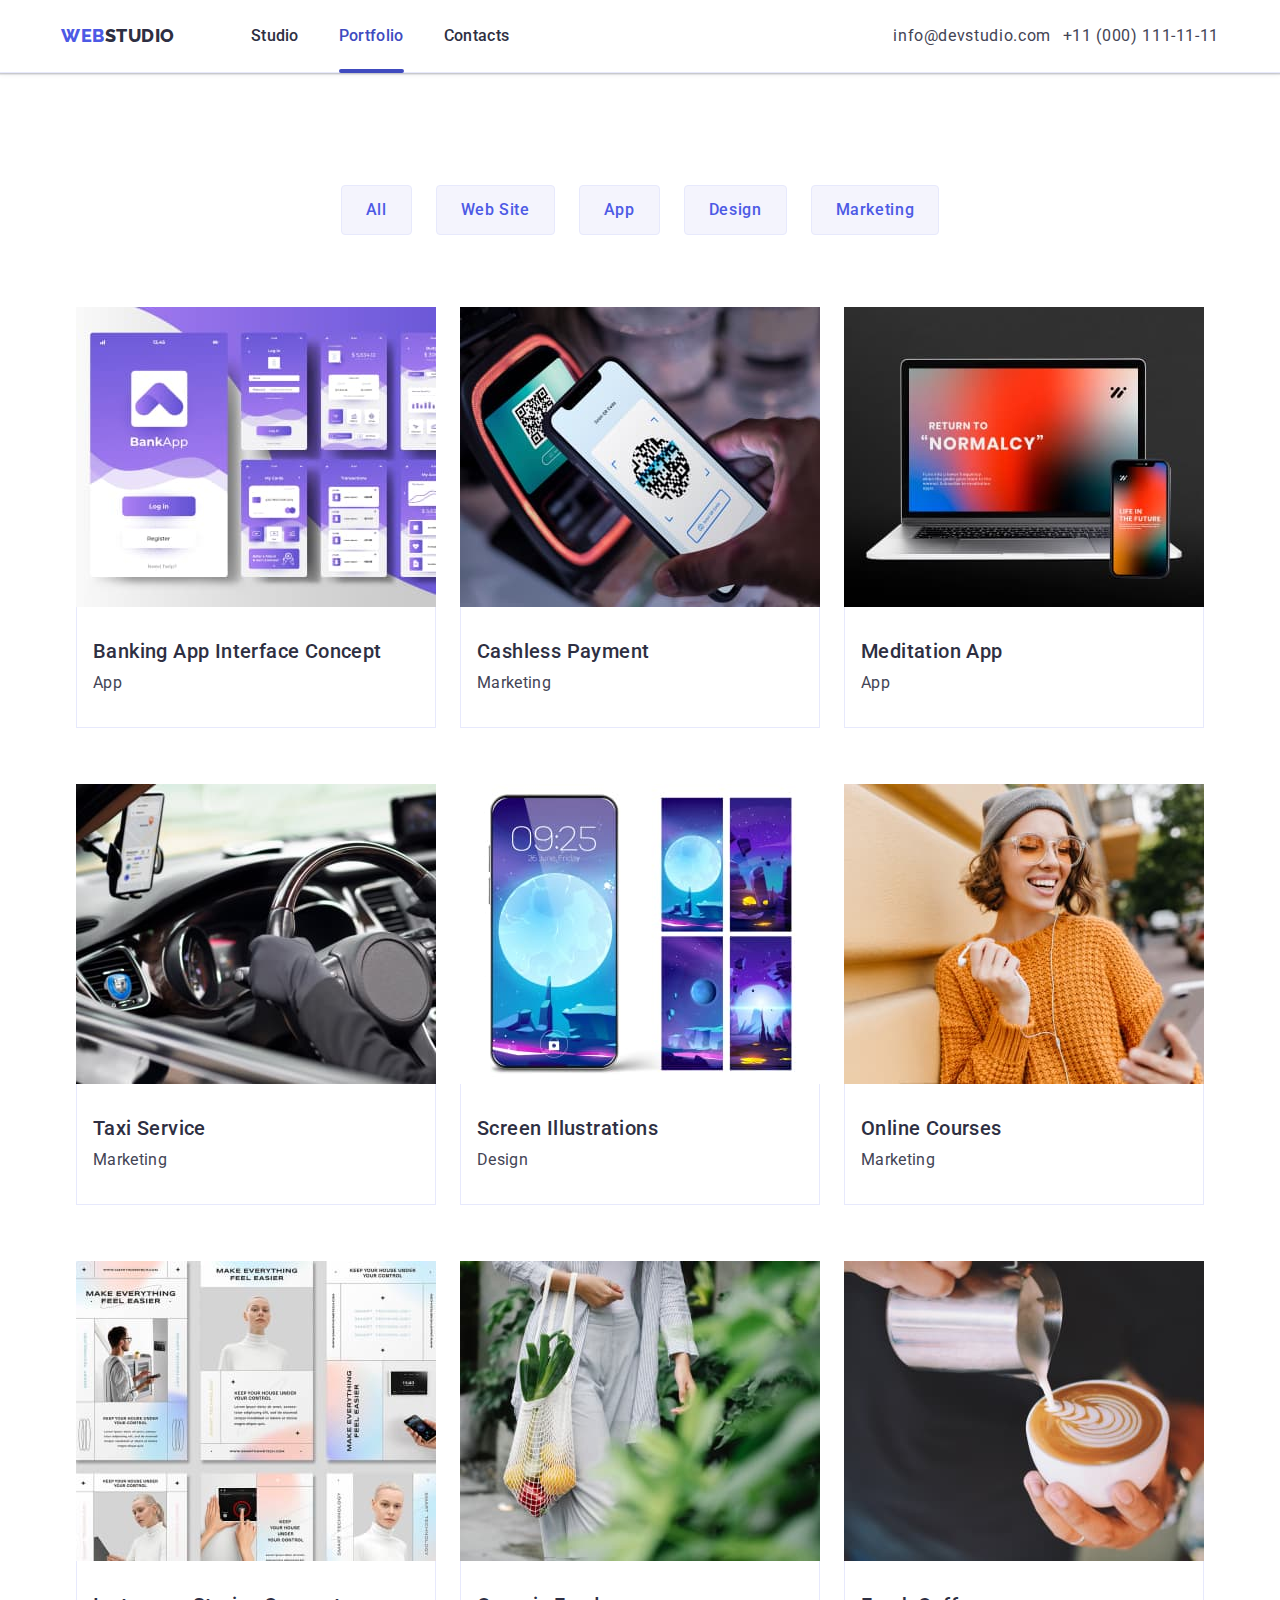
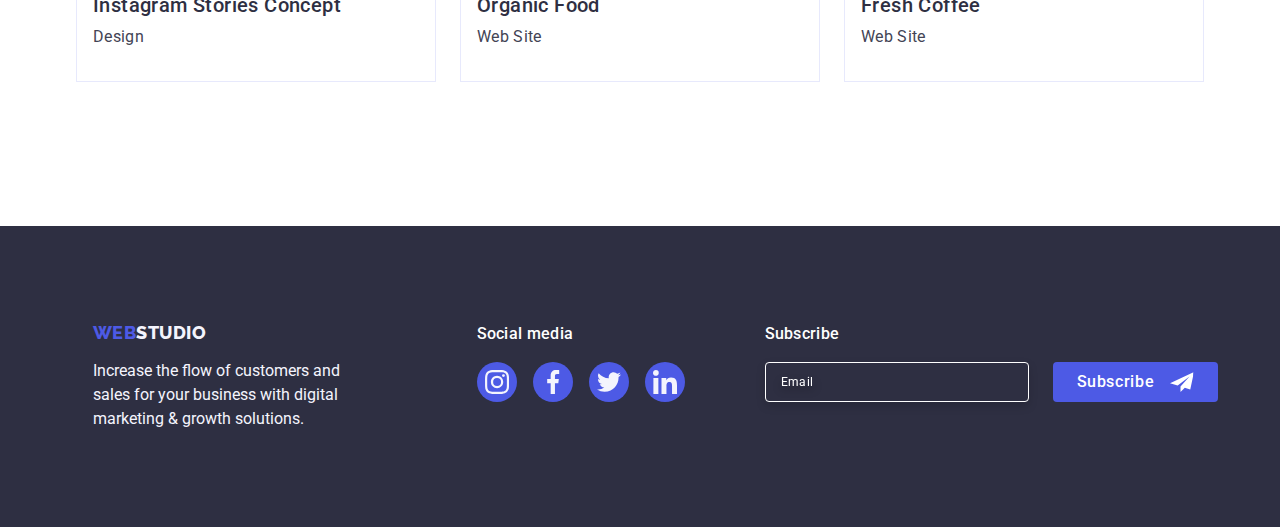
<file: portfolio.html>
<!DOCTYPE html>
<html lang="en">
  <head>
    <meta charset="UTF-8" />
    <meta http-equiv="X-UA-Compatible" content="IE=edge" />
    <meta name="viewport" content="width=device-width, initial-scale=1.0" />
    <title>Portfolio</title>
    <link rel="stylesheet" href="https://cdnjs.cloudflare.com/ajax/libs/modern-normalize/1.0.0/modern-normalize.min.css" />
    <link rel="stylesheet" href="./css/styles.css" type="text/css" />
    <link rel="preconnect" href="https://fonts.googleapis.com" />
    <link rel="preconnect" href="https://fonts.gstatic.com" crossorigin />
    <link href="https://fonts.googleapis.com/css2?family=Roboto:wght@400;500;700;900&display=swap" rel="stylesheet" />
    <link rel="preconnect" href="https://fonts.googleapis.com" />
    <link rel="preconnect" href="https://fonts.gstatic.com" crossorigin />
    <link href="https://fonts.googleapis.com/css2?family=Raleway:wght@800&family=Roboto:wght@400;500;700;900&display=swap" rel="stylesheet" />
  </head>
  <body>
    <header class="header">
      <!-- Navigation -->
      <div class="container">
        <a class="logo link" href="index.html">Web<span class="logo-studio">Studio</span></a>
        <nav class="nav">
          <ul class="list">
            <li class="nav-item">
              <a class="link " href="./index.html">Studio</a>
            </li>
            <li class="nav-item">
              <a class="link active" href="./portfolio.html">Portfolio</a>
            </li>
            <li class="nav-item">
              <a class="link" href="">Contacts</a>
            </li>
          </ul>
        </nav> 
      
        <!-- Contacts -->
        <address class="address">
          <ul class="list">
            <li class="contacts-item"><a class="link" href="mailto:info@devstudio.com">info@devstudio.com</a></li>
            <li class="contacts-item"><a class="link" href="tel:+110001111111">+11 (000) 111-11-11</a></li>
          </ul>
        </address>

        <button class="menu-toggle js-open-menu" aria-expanded="false" aria-controls="mobile-menu">
          <svg width="32" height="22">
          <use href="./images/icons.svg#icon-burger"></use>
          </svg>
        </button>
      </div>
    </header>
    <main>
      <section class="section section-portfolio">
        <div class="container">
          <h1 hidden class="filter">Menu</h1>
          <ul class="list category-filter">
            <li class="menu-list-item"><button type="button" class="btn-filter">All</button></li>
            <li class="menu-list-item"><button type="button" class="btn-filter">Web Site</button></li>
            <li class="menu-list-item"><button type="button" class="btn-filter">App</button></li>
            <li class="menu-list-item"><button type="button" class="btn-filter">Design</button></li>
            <li class="menu-list-item"><button type="button" class="btn-filter">Marketing</button></li>
          </ul>
          <ul class="list category-items">
            <li class="portfolio-list-item">
              <a href="" class="link">
                <div class="portfolio-thumb">
                  <img src="./images/sitespages.jpg" alt="sites pages" width="360" height="300" />
                  <p class="portfolio-overlay">
                    14 Stylish and User-Friendly App Design Concepts · Task Manager App · Calorie Tracker App · Exotic Fruit Ecommerce App · Cloud Storage App
                  </p>
                </div>
                <div class="container">
                  <h2 class="name">Banking App Interface Concept</h2>
                  <p class="category">App</p>
                </div>
              </a>
            </li>
            <li class="portfolio-list-item">
              <a href="" class="link">
                <div class="portfolio-thumb">
                  <img src="./images/qrcode.jpg" alt="qr-code" width="360" height="300" />
                  <p class="portfolio-overlay">
                    14 Stylish and User-Friendly App Design Concepts · Task Manager App · Calorie Tracker App · Exotic Fruit Ecommerce App · Cloud Storage App
                  </p>
                </div>
                <div class="container">
                  <h2 class="name">Cashless Payment</h2>
                  <p class="category">Marketing</p>
                </div>
              </a>
            </li>
            <li class="portfolio-list-item">
              <a href="" class="link">
                <div class="portfolio-thumb">
                  <img src="./images/phoneandlaptop.jpg" alt="phone and laptop" width="360" height="300" />
                  <p class="portfolio-overlay">
                    14 Stylish and User-Friendly App Design Concepts · Task Manager App · Calorie Tracker App · Exotic Fruit Ecommerce App · Cloud Storage App
                  </p>
                </div>
                <div class="container">
                  <h2 class="name">Meditation App</h2>
                  <p class="category">App</p>
                </div>
              </a>
            </li>
            <li class="portfolio-list-item">
              <a href="" class="link">
                <div class="portfolio-thumb">
                  <img src="./images/smartphoneinthecar.jpg" alt="smartphone in the car" width="360" height="300" />
                  <p class="portfolio-overlay">
                    14 Stylish and User-Friendly App Design Concepts · Task Manager App · Calorie Tracker App · Exotic Fruit Ecommerce App · Cloud Storage App
                  </p>
                </div>
                <div class="container">
                  <h2 class="name">Taxi Service</h2>
                  <p class="category">Marketing</p>
                </div>
              </a>
            </li>
            <li class="portfolio-list-item">
              <a href="" class="link">
                <div class="portfolio-thumb">
                  <img src="./images/widgets.jpg" alt="widgets" width="360" height="300" />
                  <p class="portfolio-overlay">
                    14 Stylish and User-Friendly App Design Concepts · Task Manager App · Calorie Tracker App · Exotic Fruit Ecommerce App · Cloud Storage App
                  </p>
                </div>
                <div class="container">
                  <h2 class="name">Screen Illustrations</h2>
                  <p class="category">Design</p>
                </div>
              </a>
            </li>
            <li class="portfolio-list-item">
              <a href="" class="link">
                <div class="portfolio-thumb">
                  <img src="./images/girlwithsmartphone.jpg" alt="girl with the smartphne" width="360" height="300" />
                  <p class="portfolio-overlay">
                    14 Stylish and User-Friendly App Design Concepts · Task Manager App · Calorie Tracker App · Exotic Fruit Ecommerce App · Cloud Storage App
                  </p>
                </div>
                <div class="container">
                  <h2 class="name">Online Courses</h2>
                  <p class="category">Marketing</p>
                </div>
              </a>
            </li>
            <li class="portfolio-list-item">
              <a href="" class="link">
                <div class="portfolio-thumb">
                  <img src="./images/instagramstories.jpg" alt="instagram stories" width="360" height="300" />
                  <p class="portfolio-overlay">
                    14 Stylish and User-Friendly App Design Concepts · Task Manager App · Calorie Tracker App · Exotic Fruit Ecommerce App · Cloud Storage App
                  </p>
                </div>
                <div class="container">
                  <h2 class="name">Instagram Stories Concept</h2>
                  <p class="category">Design</p>
                </div>
              </a>
            </li>
            <li class="portfolio-list-item">
              <a href="" class="link">
                <div class="portfolio-thumb">
                  <img src="./images/womanwithfruits.jpg" alt="woman with fruits " width="360" height="300" />
                  <p class="portfolio-overlay">
                    14 Stylish and User-Friendly App Design Concepts · Task Manager App · Calorie Tracker App · Exotic Fruit Ecommerce App · Cloud Storage App
                  </p>
                </div>
                <div class="container">
                  <h2 class="name">Organic Food</h2>
                  <p class="category">Web Site</p>
                </div>
              </a>
            </li>
            <li class="portfolio-list-item">
              <a href="" class="link">
                <div class="portfolio-thumb">
                  <img src="./images/cupofcapuccino.jpg" alt="=cup of capuccino" width="360" height="300" />
                  <p class="portfolio-overlay">
                    14 Stylish and User-Friendly App Design Concepts · Task Manager App · Calorie Tracker App · Exotic Fruit Ecommerce App · Cloud Storage App
                  </p>
                </div>
                <div class="container">
                  <h2 class="name">Fresh Coffee</h2>
                  <p class="category">Web Site</p>
                </div>
              </a>
            </li>
          </ul>
        </div>
      </section>
    </main>
    <!-- Footer -->
    <footer class="footer">

      
      <div class="container">

        

        <div class="logo-container">
          <a class="logo link" href="index.html">Web<span class="logo-studio-footer">Studio</span></a>
          <p class="text">Increase the flow of customers and sales for your business with digital marketing & growth solutions.</p>
        </div>
        <div class="social">
          <p class="subtitle-footer">Social media</p>
          <ul class="list">
            <li class="list-icon-footer">
              <a class="icon-link" href=""
                ><svg class="icon" width="24" height="24">
                  <use href="./images/icons.svg#icon-instagram"></use>
                </svg>
              </a>
            </li>
            <li class="list-icon-footer">
              <a class="icon-link" href=""
                ><svg class="icon" width="24" height="24">
                  <use href="./images/icons.svg#icon-facebook"></use>
                </svg>
              </a>
            </li>
            <li class="list-icon-footer">
              <a class="icon-link" href=""
                ><svg class="icon" width="24" height="24">
                  <use href="./images/icons.svg#icon-twitter"></use>
                </svg>
              </a>
            </li>
            <li class="list-icon-footer">
              <a class="icon-link" href=""
                ><svg class="icon" width="24" height="24">
                  <use href="./images/icons.svg#icon-linkedin"></use>
                </svg>
              </a>
            </li>
          </ul>
        </div>
      
        <div class="subscribe">
          <p class="subtitle-footer">Subscribe</p>
          <form name="subscribe-form" class="subscribe-form">
            <div class="input-wrap">
              <input type="mail" name="mail" id="subscribe-form" class="email-input" placeholder=" "/>
              <label for="subscribe-form" class="email-label">Email</label>
            </div>
            <button type="submit" class="btn-subscribe">
              <span>Subscribe</span>
              <svg class="" width="24" height="20">
                <use href="./images/icons.svg#icon-send"></use>
                </svg>
            </button>
          </form>
        </div>
      
      </div>
    </footer>
  </body>
</html>
</file>
<file: css/styles.css>
:root {
  --navy-blue: #2e2f42;
  --ocean: #404bbf;
  --white: #ffffff;
  --iris: #4d5ae5;
  --cloud: #f4f4fd;
  --slate: #434455;
  --green: #31d0aa;
  --lightslate: #8e8f99;
  --cornflower: #e7e9fc;
  --navy-blue-modal: #2e2f42;
  --grey: #2e2f42;
  --dairy: #fcfcfc;
}

body {
  font-family: Roboto, sans-serif;
  color: var(--slate);
  background-color: var(--white);
}
h1,
h2,
h3,
h4,
h5,
h6,
p {
  margin: 0;
}
img {
  display: block;
}
.visually-hidden {
  position: absolute;
  width: 1px;
  height: 1px;
  margin: -1px;
  border: 0;
  padding: 0;

  white-space: nowrap;
  clip-path: inset(100%);
  clip: rect(0 0 0 0);
  overflow: hidden;
}

/* Header */

/* Main */

.container {
  /* width: 1158px;
  margin: 0 auto;
  padding: 0 15px; */
  /* Basic styles */
  min-width: 320px;
  max-width: 428px;
  padding: 0 16px;
  margin: 0 auto;
}

/* Tablet screen */
@media only screen and (min-width: 768px) {
  .container {
    max-width: 768px;
  }
  .list {
    display: flex;
    flex-wrap: wrap;
  }
}
/* Desktop screen */
@media only screen and (min-width: 1158px) {
  .container {
    max-width: 1158px;
    padding: 0 15px;
  }
}
.section-features {
  padding: 96px 0;
}
.list {
  list-style: none;
  padding: 0;
  display: flex;
  flex-wrap: wrap;
  gap: 72px;
  justify-content: center;
}

.desc {
  font-weight: 500;
  font-size: 16px;
  line-height: 1.5;
  letter-spacing: 0.02em;
  color: var(--slate);
}
.features {
  font-weight: 700;
  font-size: 36px;
  line-height: 1.2;
  letter-spacing: 0.02em;
  color: var(--navy-blue);
  text-align: center;
  margin-bottom: 8px;
}
.container-icon {
  display: none;
}

@media only screen and (min-width: 768px) {
  .list {
    display: flex;
    flex-wrap: wrap;
    flex-direction: row;
    gap: 72px 24px;
  }
  .list-features-item {
    width: 356px;
  }
  .features {
    text-align: left;
  }
  .desc {
    font-weight: 400;
  }
}
@media only screen and (min-width: 1158px) {
  .features {
    font-weight: 500;
    font-size: 20px;
    line-height: 1.2;
  }
  .list-features-item {
    width: 264px;
  }
  .container-icon {
    display: block;
    background-color: #f4f4fd;
    height: 112px;
    border-radius: 4px;
    display: flex;
    align-items: center;
    justify-content: center;
    margin-bottom: 8px;
  }
}
/* Third section */

.section-activity {
  display: none;
}
@media only screen and (min-width: 1158px) {
  .section-activity {
    display: block;
  }

  .subtitle {
    font-weight: 700;
    font-size: 36px;
    line-height: 1.2;
    text-align: center;
    letter-spacing: 0.02em;
    text-transform: capitalize;
    color: var(--navy-blue);
    margin-bottom: 72px;
  }
  .section-activity {
    padding: 0 0 120px 0;
  }
}

/* .section-activity {
  padding-top: 0;
  padding-bottom: 120px;
}


/* Fourth section */
.subtitle {
  font-weight: 700;
  font-size: 36px;
  line-height: 1.2;
  text-align: center;
  letter-spacing: 0.02em;
  text-transform: capitalize;
  color: var(--navy-blue);
  margin-bottom: 72px;
}
.section-team {
  background-color: #f4f4fd;
  /* gap: 72px; */
  padding: 96px 0;
}

.section-team .container {
}

.list-team-item {
  background-color: #ffffff;
  border-radius: 0px 0px 4px 4px;
  box-shadow: 0px 1px 6px rgba(46, 47, 66, 0.08), 0px 1px 1px rgba(46, 47, 66, 0.16), 0px 2px 1px rgba(46, 47, 66, 0.08);
}

.team-container {
  padding: 32px 0;
}
.person {
  font-weight: 500;
  font-size: 20px;
  line-height: 1.2;
  letter-spacing: 0.02em;
  color: var(--navy-blue);
  text-align: center;
}
.specialization {
  font-weight: 400;
  font-size: 16px;
  line-height: 1.5;
  letter-spacing: 0.02em;
  color: var(--slate);
  text-align: center;
  margin-top: 8px;
}

.icon-link {
  border-radius: 50%;
  background-color: #4d5ae5;
  display: flex;
  align-items: center;
  justify-content: center;
  margin-top: 8px;
  height: 100%;
  width: 100%;
}
.icon-item {
  width: 40px;
  height: 40px;
}
.team-container .list {
  display: flex;
  flex-direction: row;
  gap: 24px;
  justify-content: center;
}

.section-team .list {
  align-items: center;
}

@media only screen and (min-width: 1158px) {
  .section-team {
    padding: 120px 0;
  }
}
/* Fifth section */
.section-customers {
  padding: 96px 0;
}
.section-customers .list {
  gap: 72px 16px;
}
@media only screen and (min-width: 768px) {
  .section-customers .list {
    gap: 72px 24px;
  }
}

.section {
}

.header {
  padding: 24px 16px;
  border-bottom: 1px solid #e7e9fc;
  box-shadow: 0px 2px 1px rgba(46, 47, 66, 0.08), 0px 1px 1px rgba(46, 47, 66, 0.16), 0px 1px 6px rgba(46, 47, 66, 0.08);
}

.header .container {
  display: flex;
  justify-content: space-between;
  align-items: center;
  padding: 0;
}

header .menu-toggle {
  min-height: auto;
  min-width: auto;
}

.link {
  text-decoration: none;
}

header .list{
  display: none;
}

.section .list {
}
/* Navigation */

@media only screen and (min-width: 768px) {

  .header{
    padding: 0 16px;
    position: relative;
  }

  .header .container{
    display: flex;
    justify-content: space-between;
    align-items: center;
  }

  .nav {
    display: flex;
    align-items: center;
  
  }


  header .list{
    display: flex;
  }

  .header .address .list{
    display: flex;
    flex-direction: column;
    margin: 16px 0;
    line-height: 0;
  }

  .header .address .list .contacts-item .link{
    font-size: 12px;
    line-height: 14px;
    letter-spacing: 0.04em;
    color: #434455;
  }

  


}

@media only screen and (min-width: 1158px) {

  .header .container{
    justify-content: start;
  }

  .nav{
    margin-left: 76px;
    margin-right: auto;
  }


  .header .container{
    max-width: 1128;
  }

  .header .address .list{
    display: flex;
    flex-direction: row;
    line-height: 0;
    margin: 24px 0;
  }

  .header .address .list .contacts-item .link{
    font-size: 16px;
    line-height: 24px;
  }


}
.nav .list {
  gap: 40px;
}
.logo {
  font-size: 18px;
  text-transform: uppercase;
  font-weight: 800;
  line-height: 1.17;
  font-family: 'Raleway', sans-serif;
  letter-spacing: 0.03em;
  color: var(--iris);
  text-decoration: none;
}
.logo-studio {
  font-weight: 800;
  font-size: 18px;
  line-height: 1.16;
  color: var(--navy-blue);
}

.nav .list .link {
  font-weight: 500;
  padding: 24px 0;
  line-height: 24px;
  font-size: 16px;
  height: 100%;
  letter-spacing: 0.02em;
  color: var(--grey);
  text-decoration: none;
  position: relative;
  transition: color 250ms cubic-bezier(0.4, 0, 0.2, 1);
}
.nav .link:focus {
  color: #404bbf;
}
.nav .link:hover {
  color: #404bbf;
}

.nav .list .link.active {
  color: #404bbf;
}

.link.active:after,
nav .list .link:hover:after {
  content: '';
  position: absolute;
  width: 100%;
  border-radius: 2px;
  border: 2px solid #404bbf;
  height: 4px;
  left: 0;
  bottom: -4px;
  background-color: #404bbf;
  transition: color 250ms cubic-bezier(0.4, 0, 0.2, 1);
}

/* Contacts */
@media only screen and (max-width: 767px) {
  .address {
    display: none;
  }
}
.address {
  font-style: normal;
}
.address .list {
  list-style: none;
  text-decoration: none;
  line-height: 1.5;
  letter-spacing: 0.02em;
  gap: 12px;
}
.contacts-item .link {
  transition: color 250ms cubic-bezier(0.4, 0, 0.2, 1);
}
.address .link {
  font-size: 16px;
  color: var(--slate);
  font-style: normal;
}
.address .link:focus {
  color: #404bbf;
}
.address .link:hover {
  color: #404bbf;
}
/* First section */
.section {
}
.section-business {
  background-color: var(--navy-blue);
  padding: 188px 0px;
  max-width: 1440px;
  margin-left: auto;
  margin-right: auto;
  background-image: linear-gradient(rgba(46, 47, 66, 0.7), rgba(46, 47, 66, 0.7)), url(../images/section_business/mob@1x.jpg);
  background-repeat: no-repeat;
  background-position: center;
  background-size: cover;
  height: 600px;
}

@media (min-device-pixel-ratio: 2), (min-resolution: 192dpi), (min-resolution: 2dppx) {
  .section-business {
    background-image: linear-gradient(rgba(46, 47, 66, 0.7), rgba(46, 47, 66, 0.7)), url(../images/section_business/mob@2x.jpg);
  }
}

@media only screen and (min-width: 429px) {
  .section-business {
    background-image: linear-gradient(rgba(46, 47, 66, 0.7), rgba(46, 47, 66, 0.7)), url(../images/section_business/tab@1x.jpg);
  }
  @media (min-device-pixel-ratio: 2), (min-resolution: 192dpi), (min-resolution: 2dppx) {
    .section-business {
      background-image: linear-gradient(rgba(46, 47, 66, 0.7), rgba(46, 47, 66, 0.7)), url(../images/section_business/tab@2x.jpg);
    }
  }
}
@media only screen and (min-width: 769px) {
  .section-business {
    background-image: linear-gradient(rgba(46, 47, 66, 0.7), rgba(46, 47, 66, 0.7)), url(../images/section_business/desktop@1x.jpg);
  }
  @media (min-device-pixel-ratio: 2), (min-resolution: 192dpi), (min-resolution: 2dppx) {
    .section-business {
      background-image: linear-gradient(rgba(46, 47, 66, 0.7), rgba(46, 47, 66, 0.7)), url(../images/section_business/desktop@2x.jpg);
    }
  }
}

.section-business .container {
}

.title {
  color: var(--white);
  font-weight: 700;
  font-size: 36px;
  line-height: 1.11;
  text-align: center;
  letter-spacing: 0.02em;
  max-width: 320px;
  margin: 0 auto;
}

@media only screen and (min-width: 768px) {
  .title {
    font-size: 56px;
    line-height: 1.07;
    max-width: 496px;
  }
}

.btn {
  background-color: var(--iris);
  color: var(--white);
  font-size: 16px;
  font-weight: 500;
  line-height: 1.5;
  cursor: pointer;
  letter-spacing: 0.04em;
  font-family: 'Roboto', sans-serif;
  padding: 16px 32px;
  border: none;
  border-radius: 4px;
  display: block;
  margin: 0 auto;
  margin-top: 48px;
  min-width: 169px;
  transition: background-color 250ms cubic-bezier(0.4, 0, 0.2, 1);
}
.btn:hover {
  background-color: #404bbf;
}
.btn:focus {
  background-color: #404bbf;
}
/* Second section */
/* Adaptive */
/* */
/* .section-features .list {
  gap: 24px;
} */

.list-image-item {
}
/* Footer */
.footer {
  background-color: var(--navy-blue);
  padding: 96px 0;
}
.footer .container {
  display: flex;
  flex-wrap: wrap;
  justify-content: center;
  row-gap: 72px;
  padding: 0 15px;
}
.logo-container {
  display: flex;
  flex-direction: column;
  align-items: center;
}

@media only screen and (min-width: 768px) {
  .logo-container {
    align-items: start;
  }
  .footer .container {
    justify-content: start;
    max-width: 552px;
    /* padding: 0 15px; */
  }
}

@media only screen and (min-width: 1158px) {
  .logo-container {
    align-items: start;
  }
  .footer .container {
    flex-wrap: nowrap;
    max-width: 1125px;
    /* padding: 0 15px; */
  }
}
.text {
  color: var(--cloud);
  font-size: 16px;
  line-height: 1.5;
  width: 264px;
}
.logo-footer {
  color: var(--cloud);
  text-transform: uppercase;
  font-weight: 800;
  font-size: 18px;
  line-height: 1.17;
  letter-spacing: 0.03em;
}
.logo-studio-footer {
  font-weight: 800;
  font-size: 18px;
  line-height: 1.17;
  color: var(--cloud);
}
.footer .logo {
  /* display: inline-block; */
  margin-bottom: 16px;
}
.subtitle-footer {
  font-weight: 500;
  color: #ffffff;
  margin-bottom: 16px;
  line-height: 1.5;
  letter-spacing: 0.02em;
}
.social {
  display: flex;
  flex-direction: column;
  align-items: center;
}
@media only screen and (min-width: 768px) {
  .social {
    align-items: start;
    margin-left: 24px;
  }
}
@media only screen and (min-width: 1158px) {
  .social {
    margin-left: 120px;
    margin-right: 80px;
  }
}
.social .list {
  gap: 16px;
  margin: 0;
}
@media only screen and (min-width: 1158px) {
  .social .list {
    flex-wrap: nowrap;
  }
}
.list-icon-footer .icon-link{
  margin-top: 0;
}

.btn-subscribe {
  background-color: var(--iris);
  color: var(--white);
  font-size: 16px;
  font-weight: 500;
  line-height: 1.5;
  cursor: pointer;
  letter-spacing: 0.04em;
  font-family: 'Roboto', sans-serif;
  padding: 8px 24px;
  border: none;
  border-radius: 4px;
  display: flex;
  align-items: center;
  justify-content: center;
  gap: 16px;
  max-width: 165px;
  min-height: 40px;
  transition: background-color 250ms cubic-bezier(0.4, 0, 0.2, 1);
}
.btn-subscribe:hover {
  background-color: #404bbf;
}
.btn-subscribe:focus {
  background-color: #404bbf;
}

.subscribe {
  display: flex;
  flex-direction: column;
  align-items: center;
  width: 100%;
}

@media only screen and (min-width: 768px) {
  .subscribe {
    align-items: start;
  }
}
@media only screen and (min-width: 768px) {
  .subscribe {
    width: auto;
  }
}

.subscribe-form {
  display: flex;
  flex-direction: column;
  align-items: center;
  gap: 16px;
  width: 100%;
}
@media only screen and (min-width: 768px) {
  .subscribe-form {
    flex-direction: row;
    gap: 24px;
  }
}

.email-input {
  max-width: 398px;
  width: 100%;
  height: 40px;
  background-color: #2e2f42;
  border: 1px solid rgba(255, 255, 255, 0.3);
  filter: drop-shadow(0px 4px 4px rgba(0, 0, 0, 0.15));
  border-radius: 4px;
  color: #ffffff;
  padding: 0 16px;
  outline: none;
}
@media only screen and (min-width: 768px) {
  .email-input {
    width: 264px;
  }
}
@media only screen and (min-width: 1158px) {
  .email-input {
    border: 1px solid rgba(255, 255, 255);
  }
}

.input-wrap {
  position: relative;
  display: flex;
  align-items: center;
  width: 100%;
}
@media only screen and (min-width: 768px) {
  .input-wrap {
    width: auto;
  }
}
.email-label {
  position: absolute;
  left: 16px;
  font-weight: 400;
  font-size: 12px;
  line-height: 0.5;
  letter-spacing: 0.04em;
  color: rgba(255, 255, 255, 0.3);
  filter: drop-shadow(0px 4px 4px rgba(0, 0, 0, 0.15));
  transition: transform 250ms cubic-bezier(0.4, 0, 0.2, 1);
  background-color: var(--navy-blue);
}
@media only screen and (min-width: 1158px) {
  .email-label {
    color: #fff;
  }
}

.email-input:focus + .email-label,
.email-input:not(:placeholder-shown) + .email-label {
  transform: translateY(-20px);
}

/* Portfolio */
.section-portfolio .container {
}
.section-portfolio {
  padding: 96px 0 120px;
}
.category-filter {
  display: flex;
  justify-content: center;
  margin-bottom: 72px;
  gap: 24px;
}

.btn-filter {
  background-color: var(--cornflower);
  color: var(--iris);
  font-size: 16px;
  font-weight: 500;
  line-height: 1.5;
  cursor: pointer;
  font-family: 'Roboto', sans-serif;
  letter-spacing: 0.04em;
  background-color: var(--cloud);
  padding: 12px 24px;
  border: 1px solid #e7e9fc;
  border-radius: 4px;
  transition: color 250ms cubic-bezier(0.4, 0, 0.2, 1), background-color 250ms cubic-bezier(0.4, 0, 0.2, 1), border-color 250ms cubic-bezier(0.4, 0, 0.2, 1),
    box-shadow 250ms cubic-bezier(0.4, 0, 0.2, 1);
}
.btn-filter:focus {
  background-color: #404bbf;
  color: #ffffff;
  border: 1px solid transparent;
  box-shadow: 0px 3px 1px rgba(0, 0, 0, 0.1), 0px 2px 1px rgba(0, 0, 0, 0.08), 0px 2px 2px rgba(0, 0, 0, 0.12);
}
.btn-filter:hover {
  background-color: #404bbf;
  color: #ffffff;
  border: 1px solid transparent;
  box-shadow: 0px 3px 1px rgba(0, 0, 0, 0.1), 0px 2px 1px rgba(0, 0, 0, 0.08), 0px 2px 2px rgba(0, 0, 0, 0.12);
  transition: color 250ms cubic-bezier(0.4, 0, 0.2, 1), background-color 250ms cubic-bezier(0.4, 0, 0.2, 1), border-color 250ms cubic-bezier(0.4, 0, 0.2, 1),
    box-shadow 250ms cubic-bezier(0.4, 0, 0.2, 1);
}
.category-items {
  display: flex;
  flex-wrap: wrap;
  gap: 24px;
  align-items: center;
  row-gap: 48px;
}
.portfolio {
}
.portfolio-list-item {
  width: calc((100% - 48px) / 3);
}

.name {
  font-weight: 500;
  font-size: 20px;
  line-height: 1.2;
  letter-spacing: 0.02em;
  color: var(--navy-blue);
  margin-bottom: 8px;
}
.category {
  font-size: 16px;
  line-height: 1.5;
  letter-spacing: 0.02em;
  color: var(--slate);
}
.portfolio-list-item .container {
  padding: 32px 16px;
  border: 1px solid #e7e9fc;
  border-top: none;
  margin-bottom: 8px;
  width: auto;
}
.portfolio-list-item .link {
  display: block;
  transition: box-shadow 250ms cubic-bezier(0.4, 0, 0.2, 1);
}
.portfolio-list-item .link:hover {
  box-shadow: 0px 1px 6px rgba(46, 47, 66, 0.08), 0px 1px 1px rgba(46, 47, 66, 0.16), 0px 2px 1px rgba(46, 47, 66, 0.08);
}
.portfolio-list-item .link:focus {
  box-shadow: 0px 1px 6px rgba(46, 47, 66, 0.08), 0px 1px 1px rgba(46, 47, 66, 0.16), 0px 2px 1px rgba(46, 47, 66, 0.08);
}
.portfolio-thumb {
  position: relative;
  overflow: hidden;
}

.portfolio-overlay {
  position: absolute;
  top: 0;
  left: 0;
  color: var(--cloud);
  background-color: #4d5ae5;
  width: 100%;
  height: 100%;
  letter-spacing: 0.02em;
  line-height: 1.5;
  font-size: 16px;
  padding: 40px 32px;
  transform: translateY(100%);
  transition: transform 250ms cubic-bezier(0.4, 0, 0.2, 1);
}
.portfolio-list-item:hover .portfolio-overlay {
  transform: translateY(0);
}

.portfolio-list-item .link:focus .portfolio-overlay {
  transform: translateY(0);
}

/* SVG */

.icon-link .icon {
  fill: var(--cloud);
  transition: background-color 250ms cubic-bezier(0.4, 0, 0.2, 1);
}
.icon-link:hover {
  background-color: #404bbf;
}
.icon-link:focus {
  background-color: #404bbf;
}
.list-icon-footer {
  width: 40px;
  height: 40px;
  transition: background-color 250ms cubic-bezier(0.4, 0, 0.2, 1);
}
.list-icon-footer .icon-link {
  height: 100%;
  transition: background-color 250ms cubic-bezier(0.4, 0, 0.2, 1);
}
.list-icon-footer .icon-link:hover {
  background-color: #31d0aa;
}
.list-icon-footer .icon-link:focus {
  background-color: #31d0aa;
}
.list-features-item .icon {
}
.icon-item .icon-link {
  transition: background-color 250ms cubic-bezier(0.4, 0, 0.2, 1);
}

.icon-list-customers {
  width: 168px;
  height: 88px;
  transition: border-color 250ms cubic-bezier(0.4, 0, 0.2, 1), color 250ms cubic-bezier(0.4, 0, 0.2, 1);
}
.icon-link-customers {
  width: 100%;
  height: 100%;
  border: 1px solid var(--lightslate);
  border-radius: 4px;
  display: flex;
  align-items: center;
  justify-content: center;
  color: var(--lightslate);
  transition: border-color 250ms cubic-bezier(0.4, 0, 0.2, 1), color 250ms cubic-bezier(0.4, 0, 0.2, 1);
}
.icon-link-customers:hover,
.icon-link-customers:focus {
  color: #404bbf;
  border: 1px solid var(--ocean);
}

.icon-customers {
  fill: currentColor;
}

/* Modal */

.backdrop {
  position: fixed;
  top: 0;
  left: 0;
  width: 100%;
  height: 100%;
  background-color: rgba(46, 47, 66, 0.4);
  transform: scale(1);
  transition: opacity 250ms cubic-bezier(0.4, 0, 0.2, 1), visibility 250ms cubic-bezier(0.4, 0, 0.2, 1);
}
.modal {
  position: absolute;
  left: 50%;
  top: 50%;
  transform: translate(-50%, -50%);
  width: 408px;
  height: 584px;
  background-color: #fcfcfc;
  border-radius: 4px;
  box-shadow: 0px 1px 1px rgba(0, 0, 0, 0.14), 0px 1px 3px rgba(0, 0, 0, 0.12), 0px 2px 1px rgba(0, 0, 0, 0.2);
  min-height: 576px;
  transition: transform 250ms cubic-bezier(0.4, 0, 0.2, 1);
  padding: 72px 24px 24px 24px;
}
.btn-modal {
  position: absolute;
  top: 24px;
  right: 24px;
  width: 24px;
  height: 24px;
  border: 1px solid rgba(0, 0, 0, 0.1);
  background: #e7e9fc;
  border-radius: 50%;
  display: flex;
  align-items: center;
  justify-content: center;
  padding: 0;
  cursor: pointer;
  transition: background-color 250ms cubic-bezier(0.4, 0, 0.2, 1), border 250ms cubic-bezier(0.4, 0, 0.2, 1);
}

.btn-modal:focus,
.btn-modal:hover {
  background-color: #404bbf;
  border: none;
  fill: #ffffff;
}

.icon-modal {
  color: #2e2f42;
  transition: fill 250ms cubic-bezier(0.4, 0, 0.2, 1);
}

.is-hidden {
  opacity: 0;
  visibility: hidden;
  pointer-events: none;
}
/* Forms footer */

/* Forms Modal */

.subtitle-modal {
  font-weight: 500;
  font-size: 16px;
  line-height: 1.5;
  text-align: center;
  letter-spacing: 0.02em;
  margin-bottom: 16px;
}

.modal-input {
  width: 100%;
  height: 40px;
  border: 1px solid rgba(46, 47, 66, 0.4);
  border-radius: 4px;
  padding: 0 16px 0 38px;
  outline: none;
  font-size: 12px;
  color: var(--slate);
  transition: border 250ms cubic-bezier(0.4, 0, 0.2, 1);
}

.modal-input:focus {
  border: 1px solid var(--iris);
}

.modal-input:focus + .modal-icon {
  fill: var(--iris);
}
.modal-comment {
  resize: none;
  width: 360px;
  height: 120px;
  padding: 8px 16px;
  border-radius: 4px;
  outline: none;
  font-size: 12px;
  color: var(--slate);
  transition: background-color 250ms cubic-bezier(0.4, 0, 0.2, 1);
}
.modal-comment:focus {
  border: 1px solid var(--iris);
}

.modal-icon {
  position: absolute;
  left: 16px;
}

.modal-label {
  color: var(--lightslate);
  font-weight: 400;
  font-size: 12px;
  line-height: 1.17;
  letter-spacing: 0.04em;
  display: block;
  margin-bottom: 4px;
  margin-top: 8px;
}

::placeholder {
  color: rgba(46, 47, 66, 0.4);
  font-weight: 400;
  font-size: 12px;
  line-height: 1.17;
  letter-spacing: 0.04em;
}
.btn-send {
  display: block;
  background-color: var(--iris);
  color: var(--white);
  font-size: 16px;
  font-weight: 500;
  line-height: 1.5;
  cursor: pointer;
  letter-spacing: 0.04em;
  font-family: 'Roboto', sans-serif;
  border: none;
  border-radius: 4px;
  width: 169px;
  height: 56px;
  margin: 0 auto;
  transition: background-color 250ms cubic-bezier(0.4, 0, 0.2, 1);
}
.btn-send:hover {
  background-color: #404bbf;
}
.btn-send:focus {
  background-color: #404bbf;
}

.check-input {
  position: absolute;
  width: 1px;
  height: 1px;
  margin: -1px;
  border: 0;
  padding: 0;
  clip: rect(0 0 0 0);
  overflow: hidden;
}
.check-box {
  width: 16px;
  height: 16px;
  background-image: url(../images/checkbox.svg);
}

.check-input:checked + .check-box {
  background-image: url(../images/checkbox-checked.svg);
  transition: background-color 250ms cubic-bezier(0.4, 0, 0.2, 1);
}

.check {
  margin-left: 7px;
  margin-bottom: 24px;
  margin-top: 16px;
  display: flex;
  align-items: center;
}
.checkbox-text {
  margin-left: 8px;
  font-weight: 400;
  font-size: 12px;
  line-height: 1.7;
  letter-spacing: 0.01em;
  color: var(--lightslate);
}

.agreement-link {
  color: var(--iris);
}

/* Mobile menu */
.menu-toggle {
  min-height: 40px;
  min-width: 40px;
  display: flex;
  align-items: center;
  justify-content: center;
  margin: 0;
  padding: 0;
  background-color: transparent;
  cursor: pointer;
  border: none;
  border-radius: 50%;
  outline: none;
}

@media (min-width: 768px) {
  .menu-toggle {
    display: none;
  }
}

.menu-toggle:hover,
.menu-toggle:focus {
  background-color: rgba(0, 0, 0, 0.1);
}

.menu-container {
  position: fixed;
  top: 0;
  left: 0;
  width: 100vw;
  height: 100vh;
  padding: 80px 35px 40px 40px;
  background-color: #ffffff;
  z-index: 999;
  display: flex;
  flex-direction: column;
  justify-content: space-between;
  transform: translateX(100%);
  transition: transform 250ms ease-in-out;
}

@media (max-width: 427px) {
  .menu-container {

  padding: 80px 16px 16px;


}
   
}

.menu-container.is-open {
  transform: translateX(0);
}

.menu-container .menu-toggle {
  position: absolute;
  top: 16px;
  right: 16px;
}

.mobile-menu {
  flex-direction: column;
  row-gap: 40px;
}
.mobile-contacts {
  row-gap: 40px;
  justify-content: start;
}
.mobile-contacts .link{
  display: block;
  color: var(--navy-blue);
  text-decoration: none;
  font-weight: 700;
  font-size: 36px;
  line-height: 1.11;
  letter-spacing: 0.02em;
}

.mobile-contacts .tel-link{
color: #4D5AE5
}

.mobile-contacts .email-link{
  font-weight: 500;
  font-size: 20px;
  line-height: 1.2;
}
.mobile-menu .link {
  display: block;
 
  color: var(--navy-blue);
  text-decoration: none;
  font-weight: 700;
  font-size: 36px;
  line-height: 1.11;
  letter-spacing: 0.02em;
}

.mobile-menu  li:first-child .link {
  color: #4D5AE5
}


.mobile-socials {
  gap: 56px;
  margin: 0;
}

.contacts-wrapper .link:last-child {
 margin-top: 40px;
}
</file>
